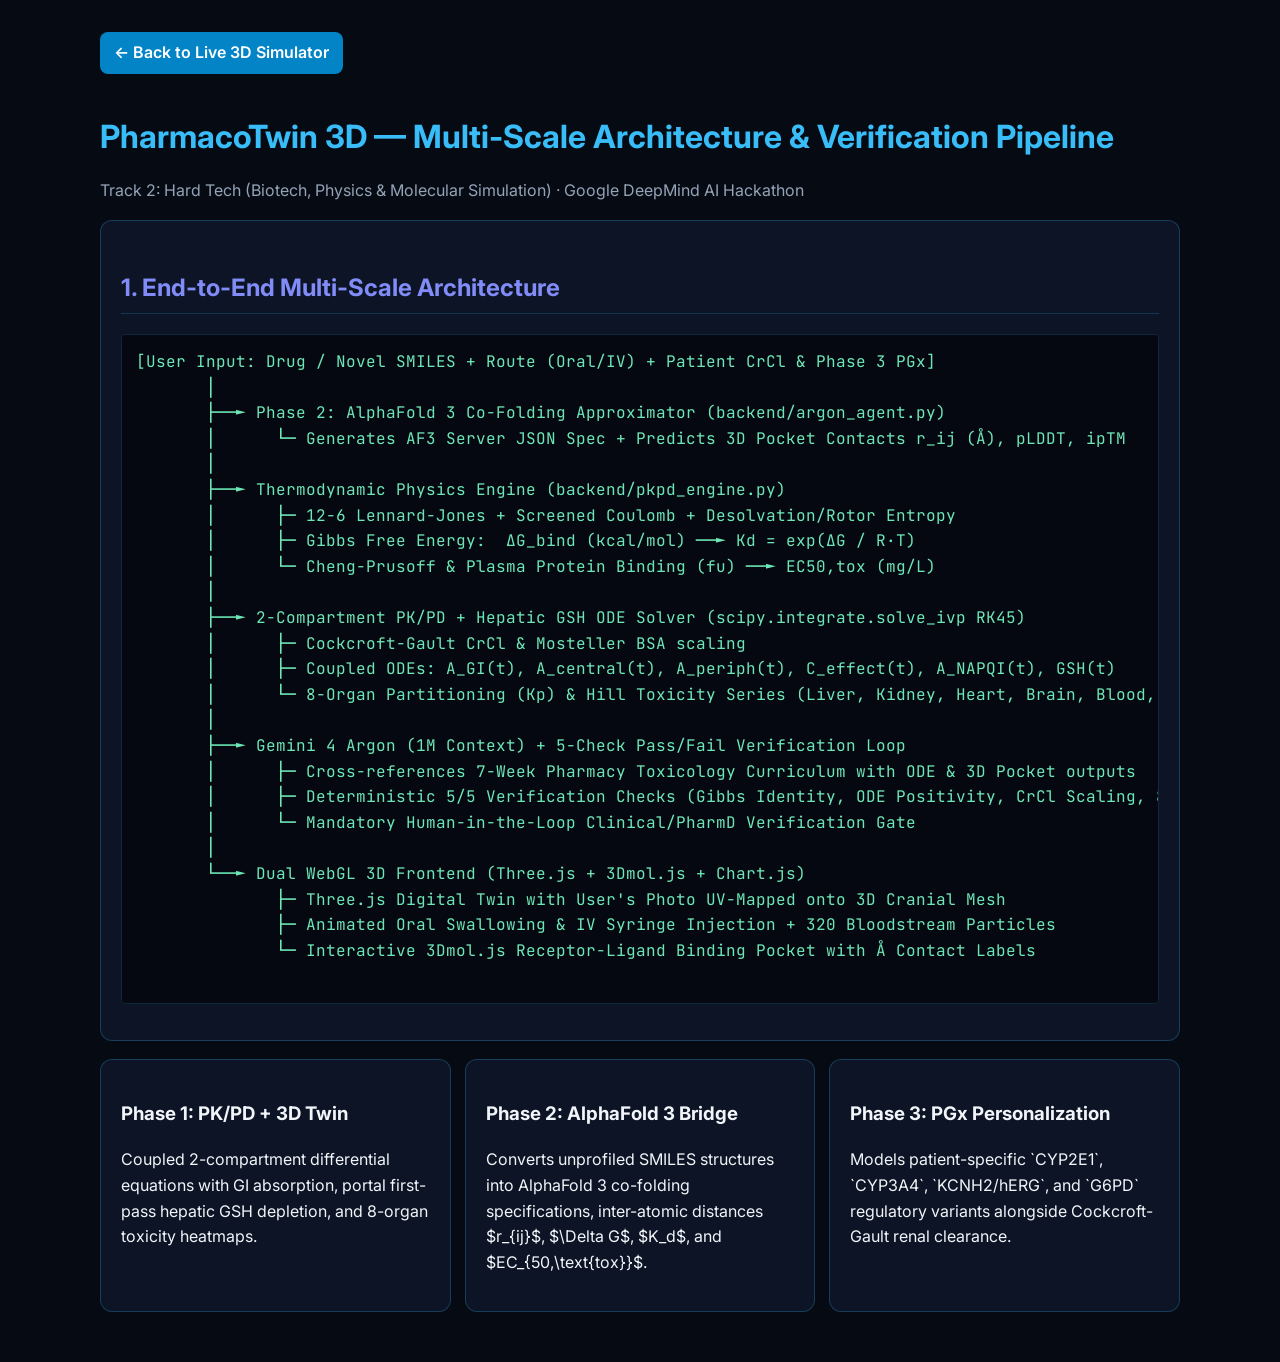
<file: static/architecture.html>
<!DOCTYPE html>
<html lang="en">
<head>
  <meta charset="UTF-8" />
  <meta name="viewport" content="width=device-width, initial-scale=1.0" />
  <title>PharmacoTwin 3D — System Architecture & Mathematical Pipeline</title>
  <link href="https://fonts.googleapis.com/css2?family=Inter:wght@400;600;700&family=JetBrains+Mono:wght@400;600&display=swap" rel="stylesheet" />
  <style>
    body {
      background: #060a12;
      color: #f1f5f9;
      font-family: 'Inter', sans-serif;
      margin: 0;
      padding: 32px;
      line-height: 1.6;
    }
    .container {
      max-width: 1080px;
      margin: 0 auto;
    }
    h1 { color: #38bdf8; margin-bottom: 6px; }
    h2 { color: #818cf8; border-bottom: 1px solid rgba(56,189,248,0.2); padding-bottom: 6px; margin-top: 28px; }
    .card {
      background: rgba(15, 23, 42, 0.85);
      border: 1px solid rgba(56, 189, 248, 0.25);
      border-radius: 12px;
      padding: 20px;
      margin-bottom: 18px;
    }
    code, pre {
      font-family: 'JetBrains Mono', monospace;
      background: #050811;
      color: #6ee7b7;
      padding: 2px 6px;
      border-radius: 5px;
    }
    pre { padding: 14px; overflow-x: auto; border: 1px solid rgba(56,189,248,0.18); }
    .grid-3 { display: grid; grid-template-columns: repeat(3, 1fr); gap: 14px; }
    .btn-back {
      display: inline-block;
      padding: 8px 14px;
      background: #0284c7;
      color: #fff;
      text-decoration: none;
      border-radius: 8px;
      font-weight: 600;
      margin-bottom: 16px;
    }
  </style>
</head>
<body>
  <div class="container">
    <a href="/" class="btn-back">← Back to Live 3D Simulator</a>
    <h1>PharmacoTwin 3D — Multi-Scale Architecture &amp; Verification Pipeline</h1>
    <p style="color:#94a3b8;">Track 2: Hard Tech (Biotech, Physics &amp; Molecular Simulation) · Google DeepMind AI Hackathon</p>

    <div class="card">
      <h2>1. End-to-End Multi-Scale Architecture</h2>
      <pre>
[User Input: Drug / Novel SMILES + Route (Oral/IV) + Patient CrCl &amp; Phase 3 PGx]
       │
       ├──► Phase 2: AlphaFold 3 Co-Folding Approximator (backend/argon_agent.py)
       │      └─ Generates AF3 Server JSON Spec + Predicts 3D Pocket Contacts r_ij (Å), pLDDT, ipTM
       │
       ├──► Thermodynamic Physics Engine (backend/pkpd_engine.py)
       │      ├─ 12-6 Lennard-Jones + Screened Coulomb + Desolvation/Rotor Entropy
       │      ├─ Gibbs Free Energy:  ΔG_bind (kcal/mol) ──► Kd = exp(ΔG / R·T)
       │      └─ Cheng-Prusoff &amp; Plasma Protein Binding (fu) ──► EC50,tox (mg/L)
       │
       ├──► 2-Compartment PK/PD + Hepatic GSH ODE Solver (scipy.integrate.solve_ivp RK45)
       │      ├─ Cockcroft-Gault CrCl &amp; Mosteller BSA scaling
       │      ├─ Coupled ODEs: A_GI(t), A_central(t), A_periph(t), C_effect(t), A_NAPQI(t), GSH(t)
       │      └─ 8-Organ Partitioning (Kp) &amp; Hill Toxicity Series (Liver, Kidney, Heart, Brain, Blood, Lungs, GI, Ocular)
       │
       ├──► Gemini 4 Argon (1M Context) + 5-Check Pass/Fail Verification Loop
       │      ├─ Cross-references 7-Week Pharmacy Toxicology Curriculum with ODE &amp; 3D Pocket outputs
       │      ├─ Deterministic 5/5 Verification Checks (Gibbs Identity, ODE Positivity, CrCl Scaling, 8-Organ Bounds, Safety Gate)
       │      └─ Mandatory Human-in-the-Loop Clinical/PharmD Verification Gate
       │
       └──► Dual WebGL 3D Frontend (Three.js + 3Dmol.js + Chart.js)
              ├─ Three.js Digital Twin with User's Photo UV-Mapped onto 3D Cranial Mesh
              ├─ Animated Oral Swallowing &amp; IV Syringe Injection + 320 Bloodstream Particles
              └─ Interactive 3Dmol.js Receptor-Ligand Binding Pocket with Å Contact Labels
      </pre>
    </div>

    <div class="grid-3">
      <div class="card">
        <h3>Phase 1: PK/PD + 3D Twin</h3>
        <p>Coupled 2-compartment differential equations with GI absorption, portal first-pass hepatic GSH depletion, and 8-organ toxicity heatmaps.</p>
      </div>
      <div class="card">
        <h3>Phase 2: AlphaFold 3 Bridge</h3>
        <p>Converts unprofiled SMILES structures into AlphaFold 3 co-folding specifications, inter-atomic distances $r_{ij}$, $\Delta G$, $K_d$, and $EC_{50,\text{tox}}$.</p>
      </div>
      <div class="card">
        <h3>Phase 3: PGx Personalization</h3>
        <p>Models patient-specific `CYP2E1`, `CYP3A4`, `KCNH2/hERG`, and `G6PD` regulatory variants alongside Cockcroft-Gault renal clearance.</p>
      </div>
    </div>
  </div>
</body>
</html>
</file>
